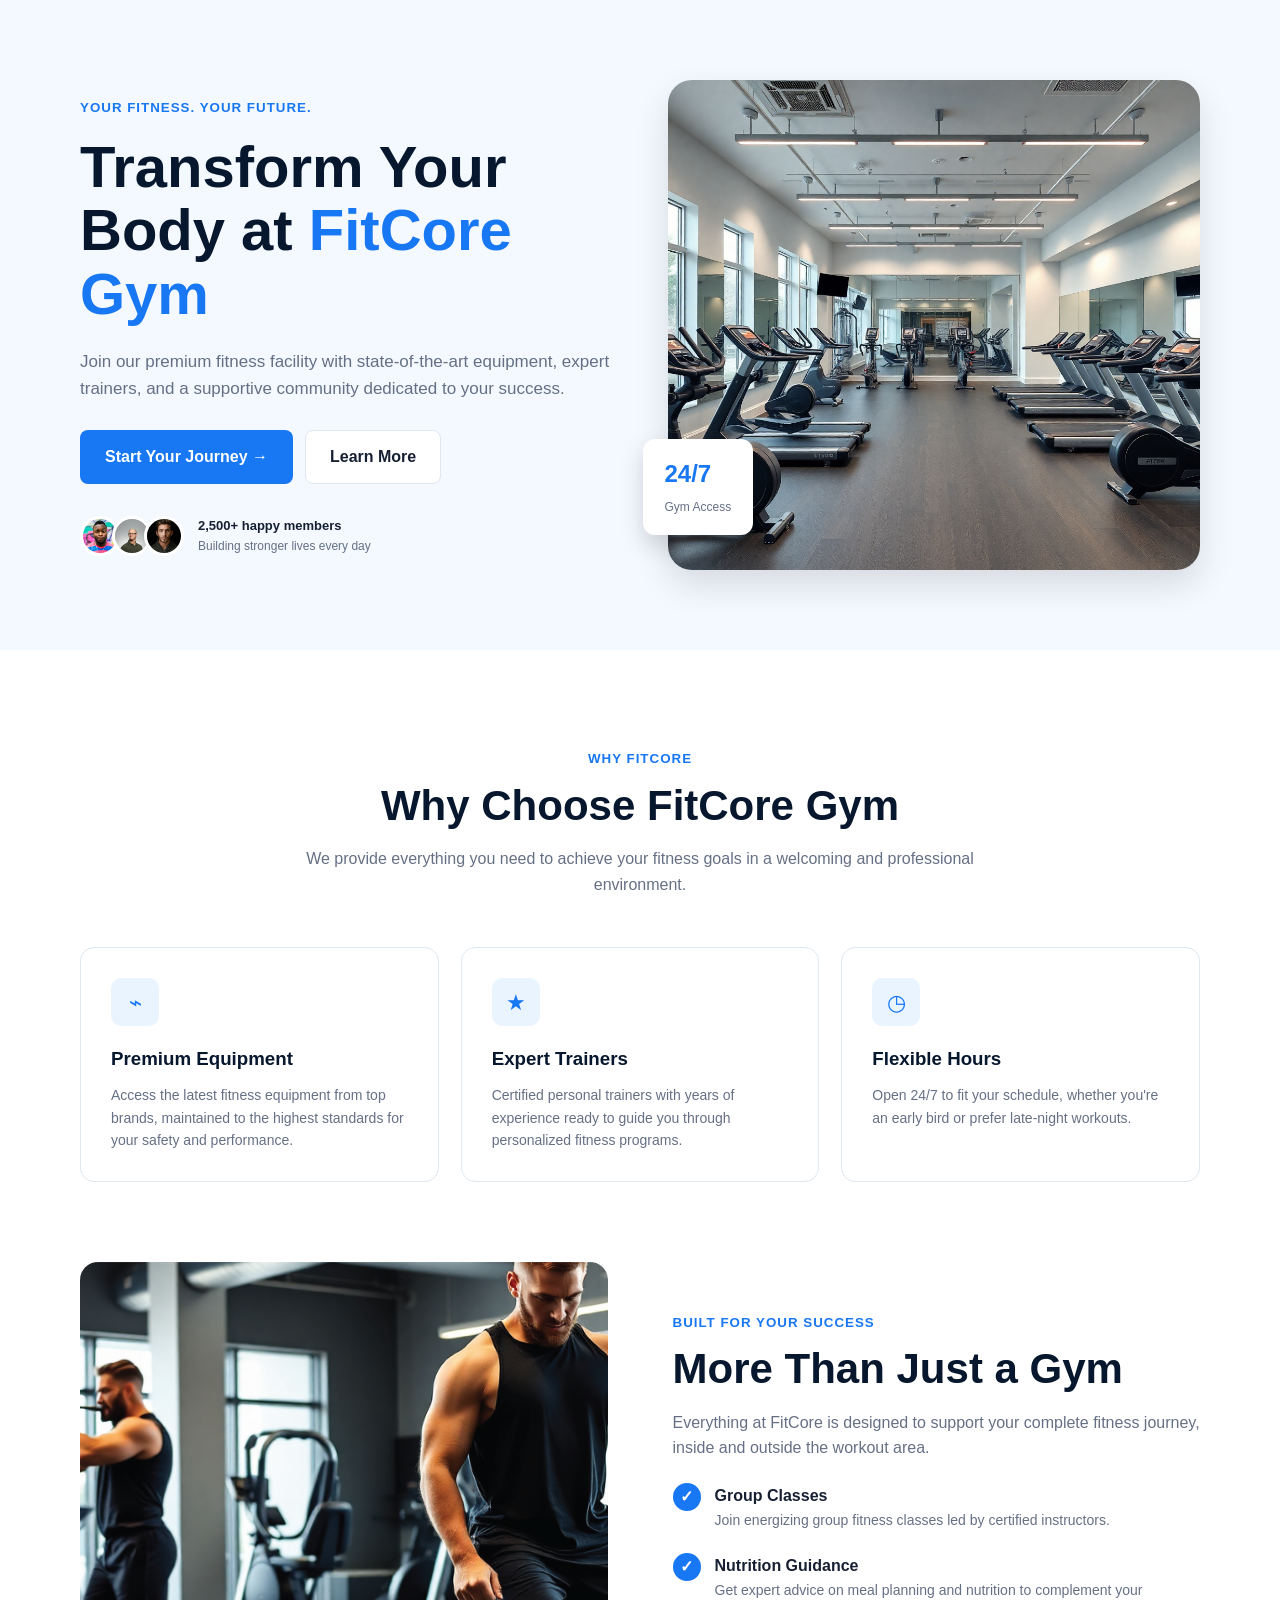
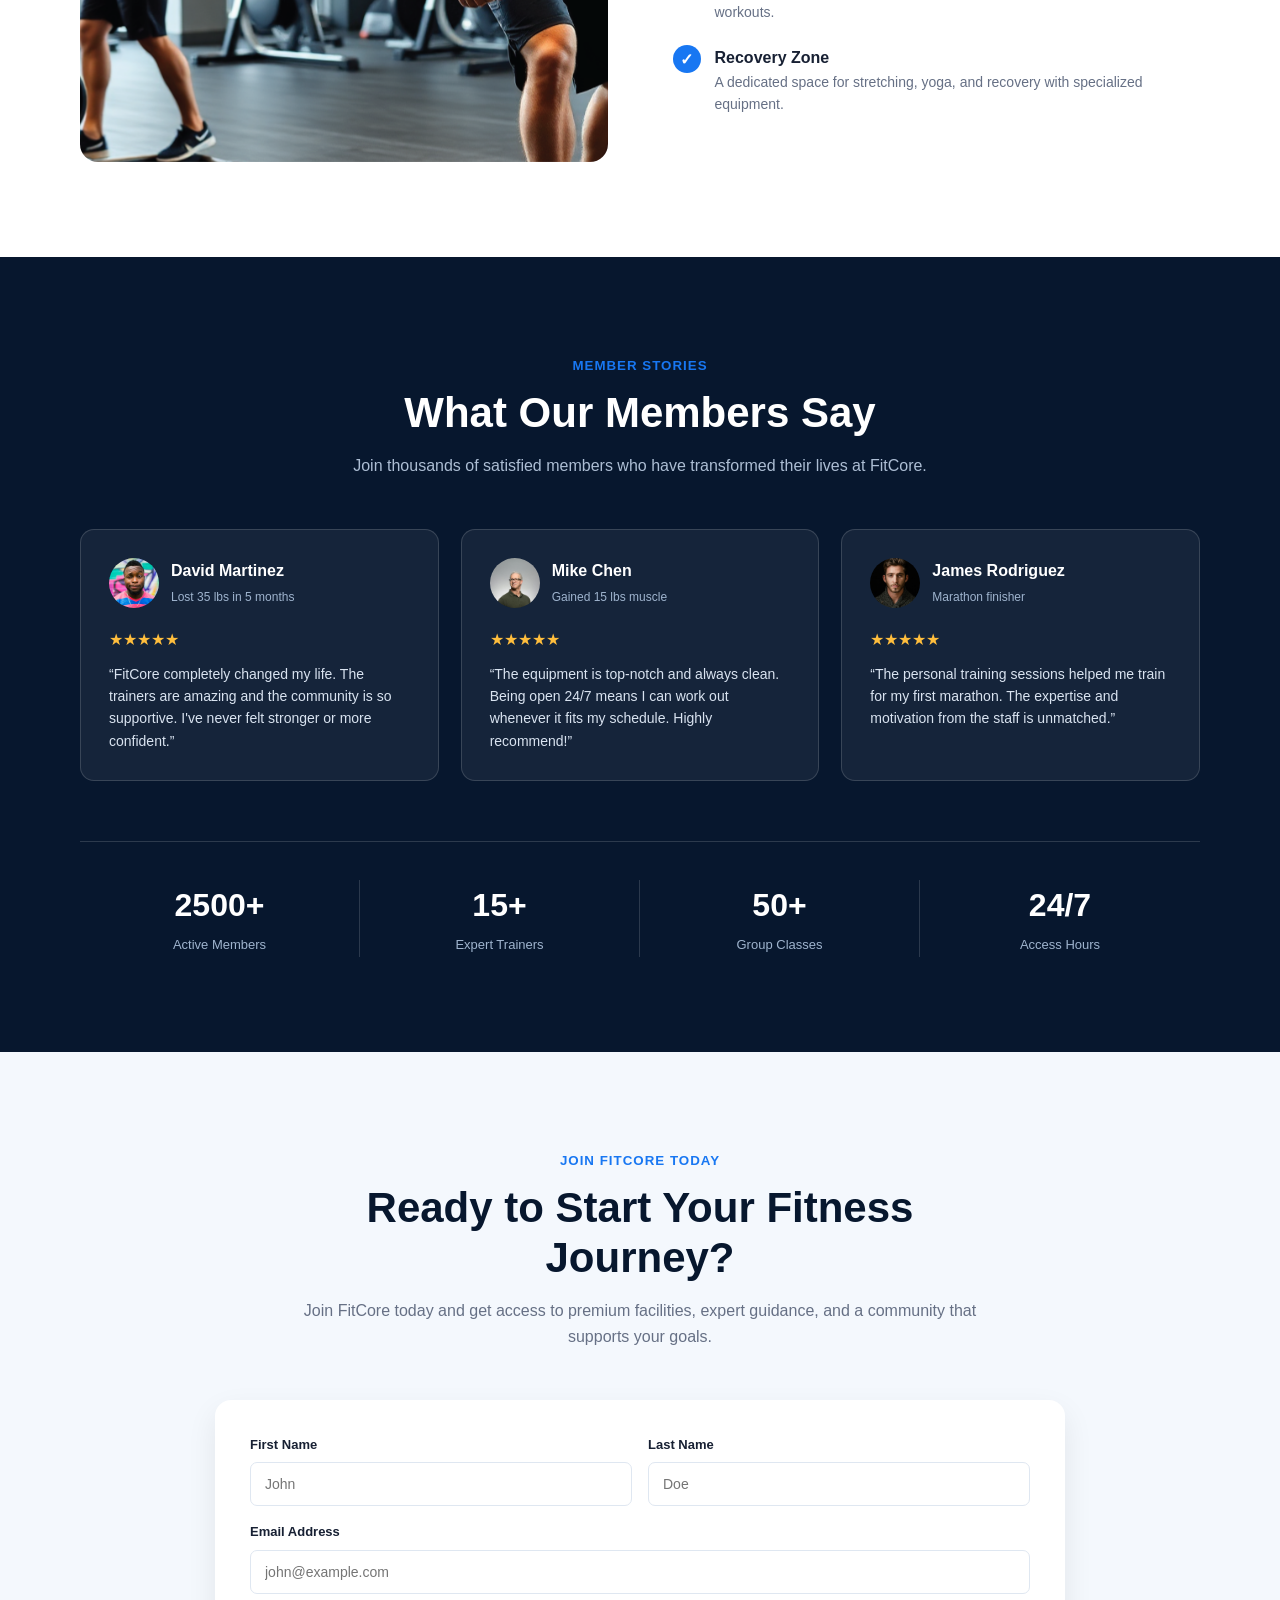
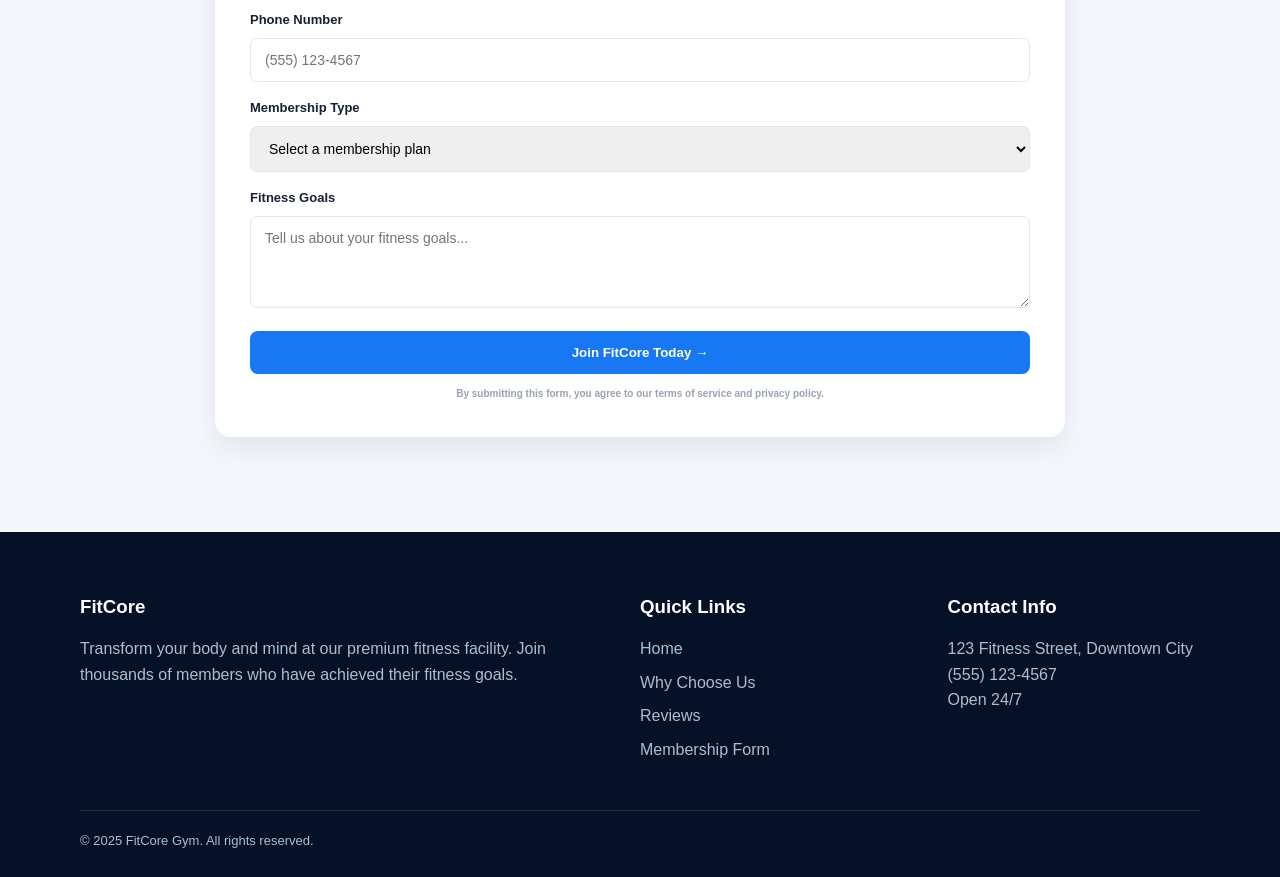
<file: Second Assignment/index.html>
<!DOCTYPE html>
<html lang="en">
<head>
  <meta charset="UTF-8">
  <meta name="viewport" content="width=device-width, initial-scale=1.0">
  <title>FitCore Gym</title>
  <link rel="icon" href="images/favicon.png">
  <link rel="preconnect" href="https://fonts.googleapis.com">
  <link rel="preconnect" href="https://fonts.gstatic.com" crossorigin>
  <link href="https://fonts.googleapis.com/css2?family=Inter:wght@400;500;600;700;800&display=swap" rel="stylesheet">
  <link rel="stylesheet" href="style.css">
</head>
<body>

  <!-- 1) Hero Section -->
  <div class="hero" id="home">
    <div class="container">
      <div class="hero_content">
        <small>YOUR FITNESS. YOUR FUTURE.</small>
        <h1>Transform Your Body at <em>FitCore Gym</em></h1>
        <p>Join our premium fitness facility with state-of-the-art equipment, expert trainers, and a supportive community dedicated to your success.</p>

        <div class="actions">
          <a class="btn primary" href="#membership">Start Your Journey →</a>
          <a class="btn secondary" href="#why">Learn More</a>
        </div>

        <div class="proof">
          <div class="avatars">
            <img src="images/avatar-1.jpg" alt="Gym member">
            <img src="images/avatar-2.jpg" alt="Gym member">
            <img src="images/avatar-3.jpg" alt="Gym member">
          </div>
          <div>
            <b>2,500+ happy members</b>
            <span>Building stronger lives every day</span>
          </div>
        </div>
      </div>

      <div class="hero_image">
        <div class="badge"><b>24/7</b><span>Gym Access</span></div>
        <img src="images/hero-section-img.png" alt="Modern gym interior">
      </div>
    </div>
  </div>

  <!-- 2) Why Choose Us Section -->
  <div class="why-choose-us" id="why">
    <div class="container">
      <div class="title">
        <small>WHY FITCORE</small>
        <h2>Why Choose FitCore Gym</h2>
        <p>We provide everything you need to achieve your fitness goals in a welcoming and professional environment.</p>
      </div>

      <div class="benefit-cards">
        <div class="card">
          <i>⌁</i>
          <h3>Premium Equipment</h3>
          <p>Access the latest fitness equipment from top brands, maintained to the highest standards for your safety and performance.</p>
        </div>

        <div class="card">
          <i>★</i>
          <h3>Expert Trainers</h3>
          <p>Certified personal trainers with years of experience ready to guide you through personalized fitness programs.</p>
        </div>

        <div class="card">
          <i>◷</i>
          <h3>Flexible Hours</h3>
          <p>Open 24/7 to fit your schedule, whether you're an early bird or prefer late-night workouts.</p>
        </div>
      </div>

      <div class="more-benefits">
        <div class="image">
          <img src="images/why-choose-us.png" alt="Men exercising in a gym">
        </div>

        <div class="content">
          <small>BUILT FOR YOUR SUCCESS</small>
          <h2>More Than Just a Gym</h2>
          <p>Everything at FitCore is designed to support your complete fitness journey, inside and outside the workout area.</p>

          <div class="item"><b>✓</b><div><h4>Group Classes</h4><p>Join energizing group fitness classes led by certified instructors.</p></div></div>
          <div class="item"><b>✓</b><div><h4>Nutrition Guidance</h4><p>Get expert advice on meal planning and nutrition to complement your workouts.</p></div></div>
          <div class="item"><b>✓</b><div><h4>Recovery Zone</h4><p>A dedicated space for stretching, yoga, and recovery with specialized equipment.</p></div></div>
        </div>
      </div>
    </div>
  </div>

  <!-- 3) Testimonials Section -->
  <div class="testimonials" id="reviews">
    <div class="container">
      <div class="title">
        <small>MEMBER STORIES</small>
        <h2>What Our Members Say</h2>
        <p>Join thousands of satisfied members who have transformed their lives at FitCore.</p>
      </div>

      <div class="reviews">
        <div class="card">
          <div class="card-header">
            <div class="author-image"><img src="images/avatar-1.jpg" alt="David Martinez"></div>
            <div class="author-info"><h4>David Martinez</h4><span>Lost 35 lbs in 5 months</span></div>
          </div>
          <div class="card-body">
            <div class="stars">★★★★★</div>
            <p>“FitCore completely changed my life. The trainers are amazing and the community is so supportive. I've never felt stronger or more confident.”</p>
          </div>
        </div>

        <div class="card">
          <div class="card-header">
            <div class="author-image"><img src="images/avatar-2.jpg" alt="Mike Chen"></div>
            <div class="author-info"><h4>Mike Chen</h4><span>Gained 15 lbs muscle</span></div>
          </div>
          <div class="card-body">
            <div class="stars">★★★★★</div>
            <p>“The equipment is top-notch and always clean. Being open 24/7 means I can work out whenever it fits my schedule. Highly recommend!”</p>
          </div>
        </div>

        <div class="card">
          <div class="card-header">
            <div class="author-image"><img src="images/avatar-3.jpg" alt="James Rodriguez"></div>
            <div class="author-info"><h4>James Rodriguez</h4><span>Marathon finisher</span></div>
          </div>
          <div class="card-body">
            <div class="stars">★★★★★</div>
            <p>“The personal training sessions helped me train for my first marathon. The expertise and motivation from the staff is unmatched.”</p>
          </div>
        </div>
      </div>

      <div class="statistics">
        <div><b>2500+</b><span>Active Members</span></div>
        <div><b>15+</b><span>Expert Trainers</span></div>
        <div><b>50+</b><span>Group Classes</span></div>
        <div><b>24/7</b><span>Access Hours</span></div>
      </div>
    </div>
  </div>

  <!-- 4) Membership Form Section -->
  <div class="membership-form" id="membership">
    <div class="container">
      <div class="title">
        <small>JOIN FITCORE TODAY</small>
        <h2>Ready to Start Your Fitness Journey?</h2>
        <p>Join FitCore today and get access to premium facilities, expert guidance, and a community that supports your goals.</p>
      </div>

      <form>
        <div class="form-group name-row">
          <div class="first-name">
            <label for="firstName">First Name</label>
            <input id="firstName" type="text" placeholder="John" required>
          </div>
          <div class="last-name">
            <label for="lastName">Last Name</label>
            <input id="lastName" type="text" placeholder="Doe" required>
          </div>
        </div>

        <div class="form-group email">
          <label for="email">Email Address</label>
          <input id="email" type="email" placeholder="john@example.com" required>
        </div>

        <div class="form-group phone">
          <label for="phone">Phone Number</label>
          <input id="phone" type="tel" placeholder="(555) 123-4567" required>
        </div>

        <div class="form-group membership">
          <label for="membershipType">Membership Type</label>
          <select id="membershipType" required>
            <option value="">Select a membership plan</option>
            <option>Basic Membership - $29/month</option>
            <option>Premium Membership - $49/month</option>
            <option>VIP Membership - $79/month</option>
          </select>
        </div>

        <div class="form-group fitness-goals">
          <label for="goals">Fitness Goals</label>
          <textarea id="goals" rows="4" placeholder="Tell us about your fitness goals..."></textarea>
        </div>

        <button class="btn primary" type="submit">Join FitCore Today →</button>
        <small>By submitting this form, you agree to our terms of service and privacy policy.</small>
      </form>
    </div>
  </div>

  <!-- 5) Footer -->
  <div class="footer">
    <div class="container">
      <div class="footer-content">
        <div class="footer-info">
          <h3>FitCore</h3>
          <p>Transform your body and mind at our premium fitness facility. Join thousands of members who have achieved their fitness goals.</p>
        </div>

        <div class="quick-links">
          <h3>Quick Links</h3>
          <a href="#home">Home</a>
          <a href="#why">Why Choose Us</a>
          <a href="#reviews">Reviews</a>
          <a href="#membership">Membership Form</a>
        </div>

        <div class="contact-info">
          <h3>Contact Info</h3>
          <p>123 Fitness Street, Downtown City</p>
          <p>(555) 123-4567</p>
          <p>Open 24/7</p>
        </div>
      </div>

      <div class="copyright">© 2025 FitCore Gym. All rights reserved.</div>
    </div>
  </div>

</body>
</html>
</file>
<file: Second Assignment/style.css>
/* General Style */
* {
  margin: 0;
  padding: 0;
  box-sizing: border-box;
}

html {
  scroll-behavior: smooth;
}

body {
  font-family: Arial, sans-serif;
  color: #172033;
  line-height: 1.6;
}

img {
  max-width: 100%;
  display: block;
}

a {
  text-decoration: none;
  color: inherit;
}

.container {
  width: 90%;
  max-width: 1120px;
  margin: auto;
}

small {
  color: #1877f2;
  font-weight: bold;
  letter-spacing: 1px;
}

.btn {
  display: inline-block;
  padding: 13px 24px;
  border-radius: 8px;
  font-weight: bold;
  text-align: center;
  border: 1px solid transparent;
  cursor: pointer;
}

.primary {
  background-color: #1877f2;
  color: white;
}

.secondary {
  background-color: white;
  border-color: #dfe7f1;
}

/* Hero Section */
.hero {
  padding: 80px 0;
  background-color: #f4f9ff;
}

.hero .container {
  display: grid;
  grid-template-columns: 1fr 1fr;
  align-items: center;
  gap: 55px;
}

.hero_content h1 {
  margin-top: 15px;
  font-size: 58px;
  line-height: 1.1;
  color: #07172e;
}

.hero_content h1 em {
  color: #1877f2;
  font-style: normal;
}

.hero_content > p {
  margin: 22px 0 28px;
  color: #667085;
  font-size: 17px;
}

.actions {
  display: flex;
  gap: 12px;
}

.proof {
  display: flex;
  align-items: center;
  gap: 14px;
  margin-top: 32px;
}

.avatars {
  display: flex;
}

.avatars img {
  width: 40px;
  height: 40px;
  border-radius: 50%;
  object-fit: cover;
  border: 3px solid white;
  margin-left: -8px;
}

.avatars img:first-child {
  margin-left: 0;
}

.proof > div:last-child {
  display: flex;
  flex-direction: column;
}

.proof b {
  font-size: 13px;
}

.proof span {
  font-size: 12px;
  color: #667085;
}

.hero_image {
  position: relative;
}

.hero_image > img {
  width: 100%;
  height: 490px;
  object-fit: cover;
  border-radius: 24px;
  box-shadow: 0 15px 35px rgba(0, 0, 0, 0.12);
}

.badge {
  position: absolute;
  left: -25px;
  bottom: 35px;
  background-color: white;
  padding: 16px 22px;
  border-radius: 12px;
  box-shadow: 0 10px 25px rgba(0, 0, 0, 0.15);
}

.badge b {
  display: block;
  color: #1877f2;
  font-size: 24px;
}

.badge span {
  color: #667085;
  font-size: 12px;
}

/* Section Title */
.title {
  max-width: 680px;
  margin: 0 auto 50px;
  text-align: center;
}

.title h2,
.content h2 {
  margin-top: 10px;
  color: #07172e;
  font-size: 42px;
  line-height: 1.2;
}

.title p,
.content > p {
  margin-top: 15px;
  color: #667085;
}

/* Why Choose Us */
.why-choose-us {
  padding: 95px 0;
}

.benefit-cards {
  display: grid;
  grid-template-columns: repeat(3, 1fr);
  gap: 22px;
}

.benefit-cards .card {
  padding: 30px;
  border: 1px solid #dfe7f1;
  border-radius: 14px;
}

.benefit-cards .card:hover {
  box-shadow: 0 12px 30px rgba(0, 0, 0, 0.1);
}

.benefit-cards i {
  width: 48px;
  height: 48px;
  display: flex;
  align-items: center;
  justify-content: center;
  color: #1877f2;
  background-color: #eaf4ff;
  border-radius: 10px;
  font-size: 22px;
  font-style: normal;
}

.benefit-cards h3 {
  margin: 18px 0 10px;
  color: #07172e;
}

.benefit-cards p {
  color: #667085;
  font-size: 14px;
}

.more-benefits {
  display: grid;
  grid-template-columns: 1fr 1fr;
  align-items: center;
  gap: 65px;
  margin-top: 80px;
}

.more-benefits .image img {
  width: 100%;
  height: 500px;
  object-fit: cover;
  border-radius: 18px;
}

.item {
  display: flex;
  gap: 14px;
  margin-top: 22px;
}

.item > b {
  width: 28px;
  height: 28px;
  flex-shrink: 0;
  display: flex;
  align-items: center;
  justify-content: center;
  border-radius: 50%;
  background-color: #1877f2;
  color: white;
}

.item p {
  color: #667085;
  font-size: 14px;
}

/* Testimonials */
.testimonials {
  padding: 95px 0;
  background-color: #07172e;
  color: white;
}

.testimonials .title h2 {
  color: white;
}

.testimonials .title p {
  color: #adbed4;
}

.reviews {
  display: grid;
  grid-template-columns: repeat(3, 1fr);
  gap: 22px;
}

.reviews .card {
  padding: 28px;
  border: 1px solid rgba(255, 255, 255, 0.15);
  border-radius: 14px;
  background-color: rgba(255, 255, 255, 0.06);
}

.card-header {
  display: flex;
  align-items: center;
  gap: 12px;
}

.author-image img {
  width: 50px;
  height: 50px;
  border-radius: 50%;
  object-fit: cover;
}

.author-info span {
  color: #9fb4ce;
  font-size: 12px;
}

.stars {
  margin-top: 18px;
  color: #ffbe3d;
}

.card-body p {
  margin-top: 10px;
  color: #d9e3f0;
  font-size: 14px;
}

.statistics {
  display: grid;
  grid-template-columns: repeat(4, 1fr);
  margin-top: 60px;
  padding-top: 38px;
  border-top: 1px solid rgba(255, 255, 255, 0.15);
  text-align: center;
}

.statistics div {
  border-right: 1px solid rgba(255, 255, 255, 0.15);
}

.statistics div:last-child {
  border-right: none;
}

.statistics b {
  display: block;
  font-size: 32px;
}

.statistics span {
  color: #9fb4ce;
  font-size: 13px;
}

/* Membership Form */
.membership-form {
  padding: 95px 0;
  background-color: #f4f8fd;
}

.membership-form .container {
  max-width: 850px;
}

.membership-form form {
  padding: 35px;
  background-color: white;
  border-radius: 16px;
  box-shadow: 0 12px 30px rgba(0, 0, 0, 0.08);
}

.form-group {
  margin-bottom: 16px;
}

.name-row {
  display: grid;
  grid-template-columns: 1fr 1fr;
  gap: 16px;
}

.form-group label {
  display: block;
  margin-bottom: 7px;
  font-size: 13px;
  font-weight: bold;
}

input,
select,
textarea {
  width: 100%;
  padding: 13px 14px;
  border: 1px solid #dfe7f1;
  border-radius: 7px;
  font-family: Arial, sans-serif;
  font-size: 14px;
  outline: none;
}

input:focus,
select:focus,
textarea:focus {
  border-color: #1877f2;
}

textarea {
  resize: vertical;
}

.membership-form button {
  width: 100%;
}

.membership-form form > small {
  display: block;
  margin-top: 12px;
  color: #98a2b3;
  font-size: 10px;
  text-align: center;
  letter-spacing: 0;
}

/* Footer */
.footer {
  padding: 60px 0 25px;
  background-color: #041126;
  color: #aebdd0;
}

.footer-content {
  display: grid;
  grid-template-columns: 2fr 1fr 1fr;
  gap: 55px;
}

.footer h3 {
  margin-bottom: 14px;
  color: white;
}

.quick-links a {
  display: block;
  margin: 8px 0;
}

.copyright {
  margin-top: 40px;
  padding-top: 20px;
  border-top: 1px solid rgba(255, 255, 255, 0.12);
  font-size: 13px;
}

/* Tablet */
@media (max-width: 900px) {
  .hero .container,
  .more-benefits {
    grid-template-columns: 1fr;
  }

  .hero_image {
    order: -1;
  }

  .hero_image > img {
    height: 380px;
  }

  .benefit-cards,
  .reviews {
    grid-template-columns: 1fr;
  }

  .statistics {
    grid-template-columns: repeat(2, 1fr);
    gap: 25px;
  }

  .statistics div {
    border-right: none;
  }

  .footer-content {
    grid-template-columns: 1fr 1fr;
  }
}

/* Mobile */
@media (max-width: 560px) {
  .hero,
  .why-choose-us,
  .testimonials,
  .membership-form {
    padding: 65px 0;
  }

  .hero_content h1 {
    font-size: 40px;
  }

  .hero_image > img {
    height: 300px;
  }

  .badge {
    left: 10px;
  }

  .actions {
    flex-direction: column;
  }

  .name-row,
  .statistics,
  .footer-content {
    grid-template-columns: 1fr;
  }

  .membership-form form {
    padding: 24px;
  }
}
</file>
